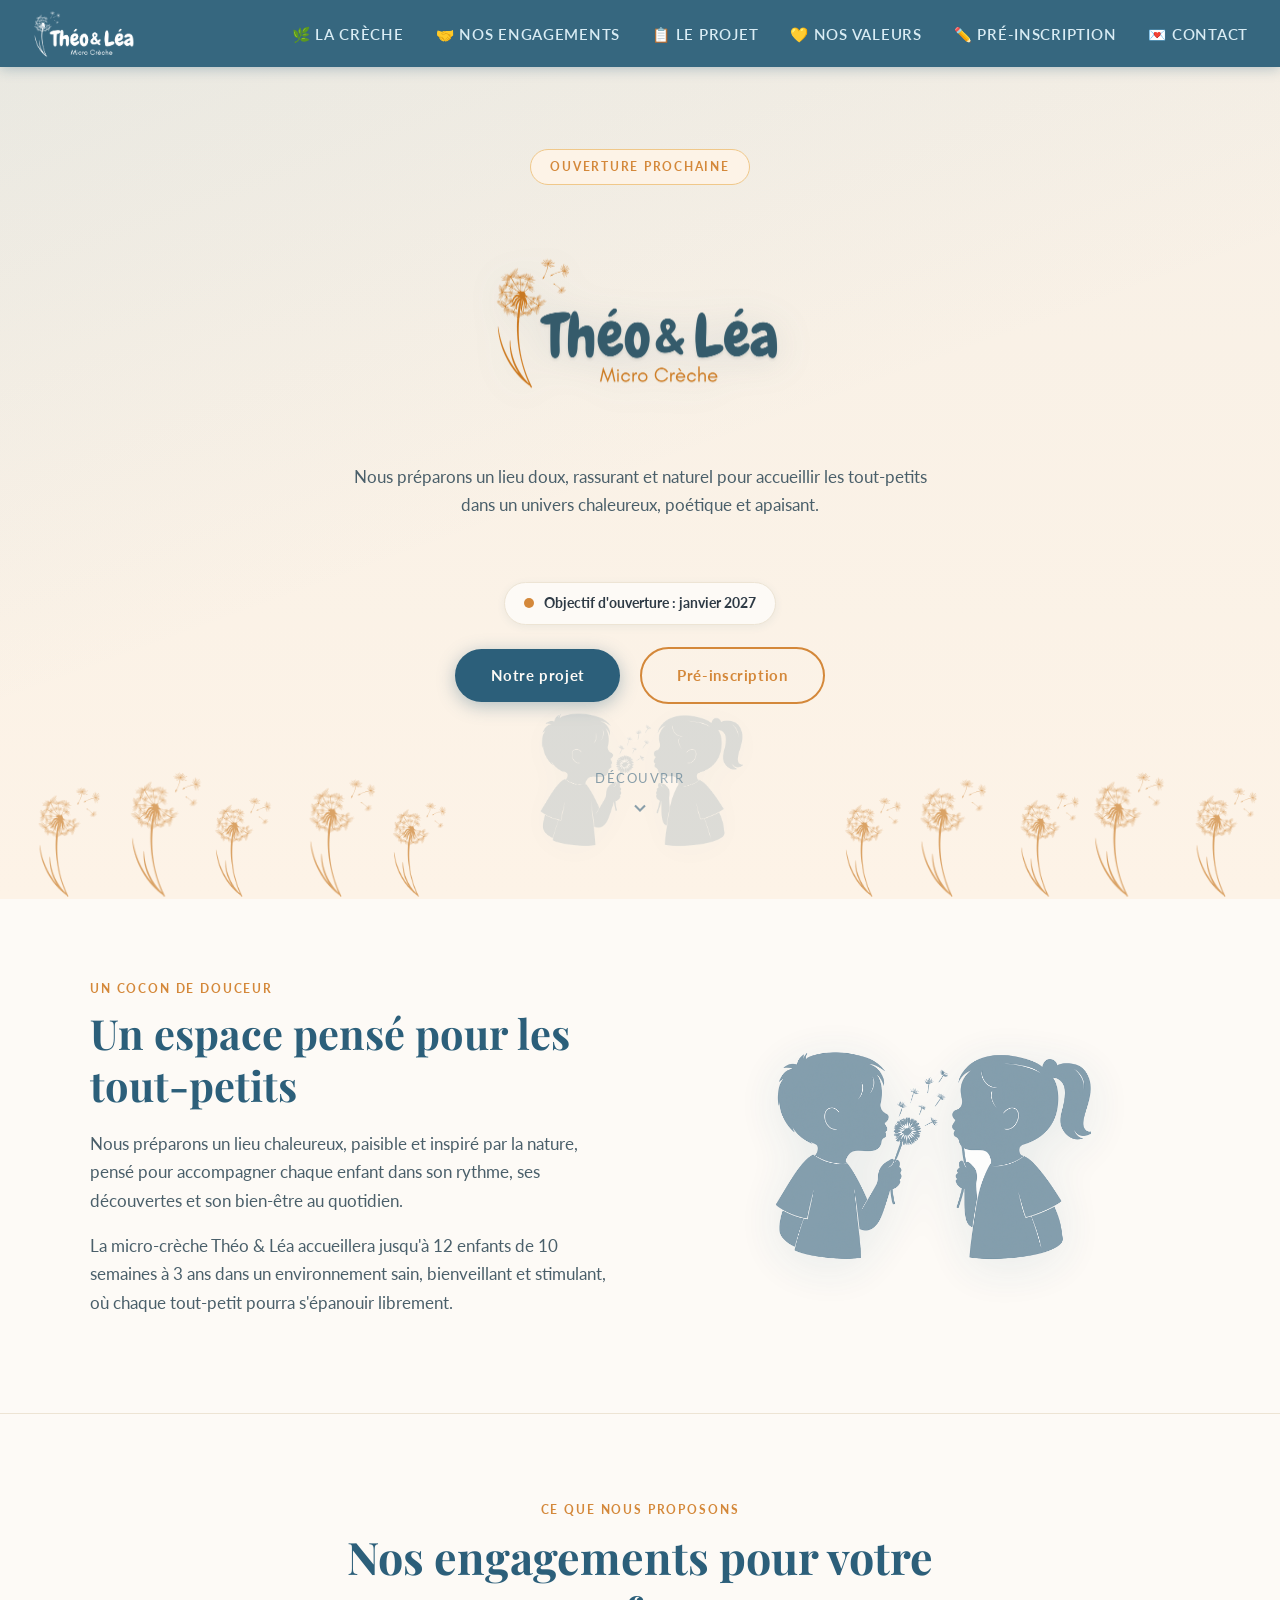
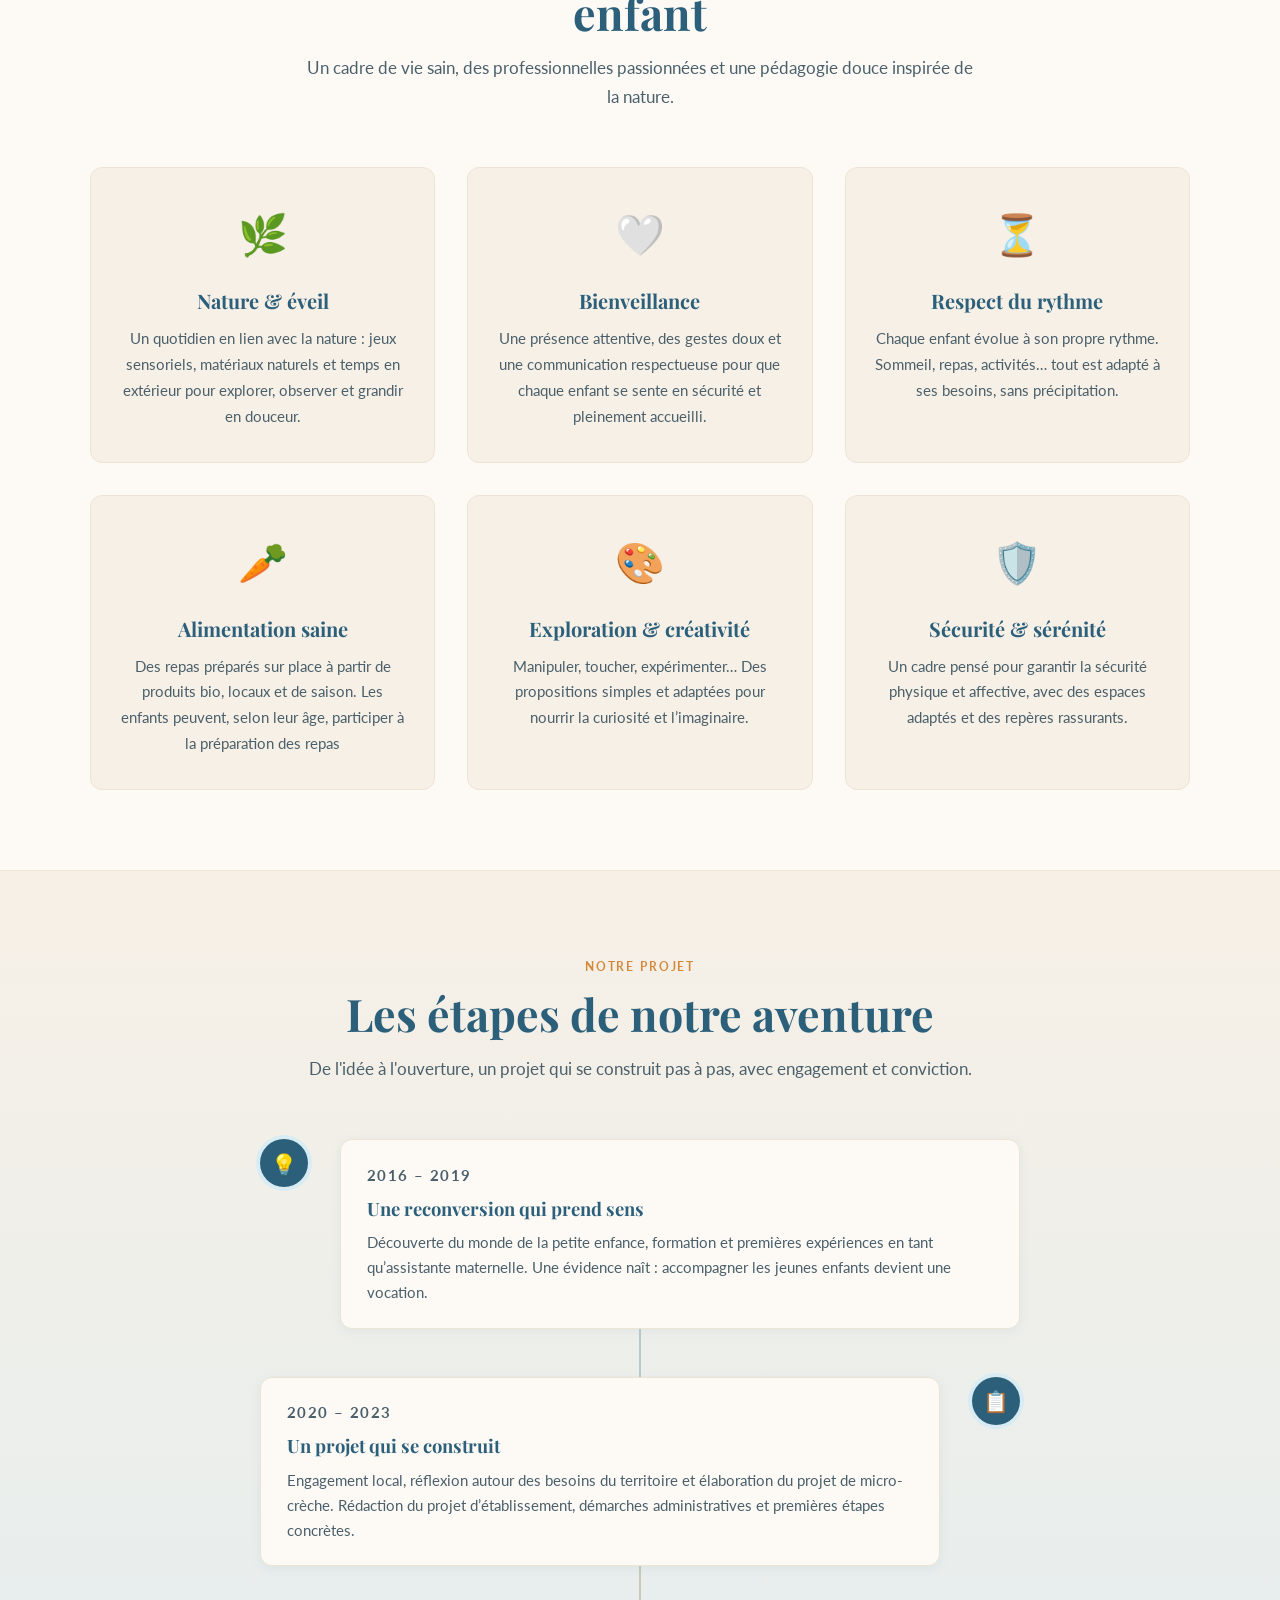
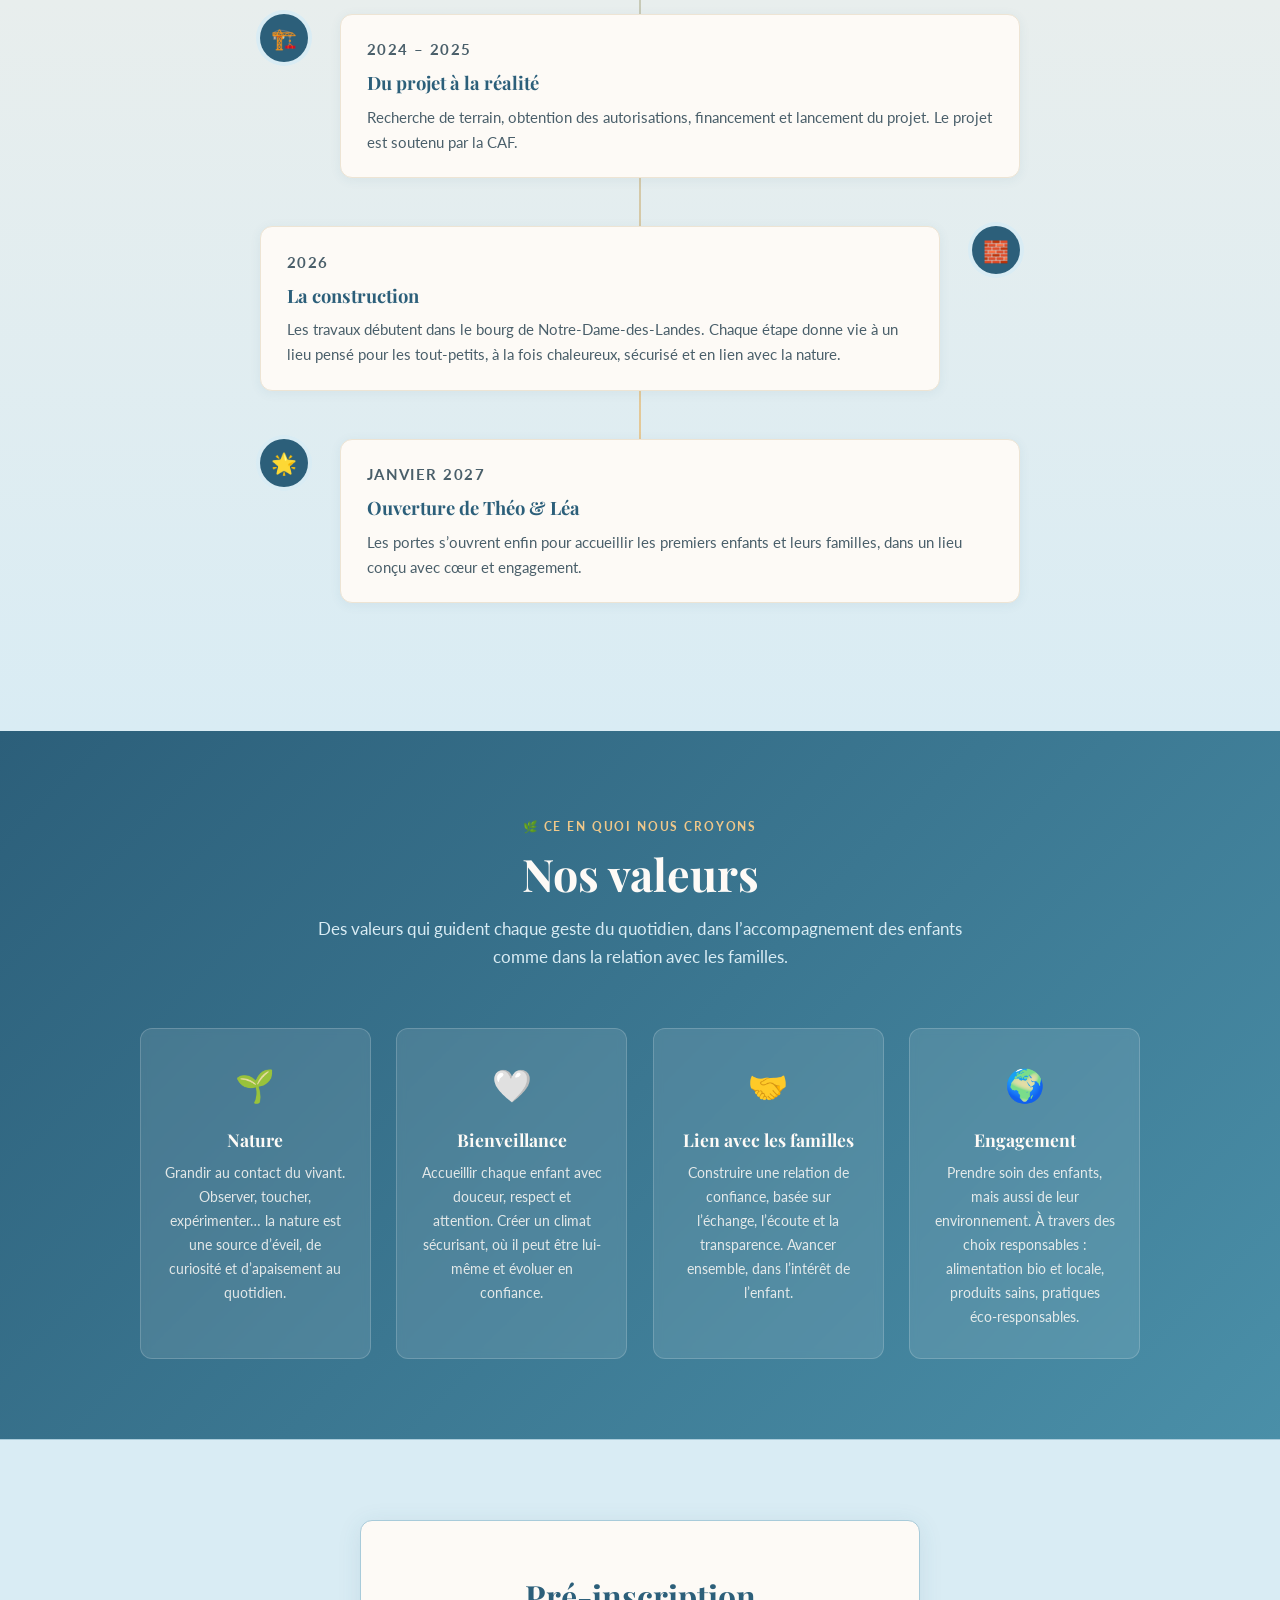
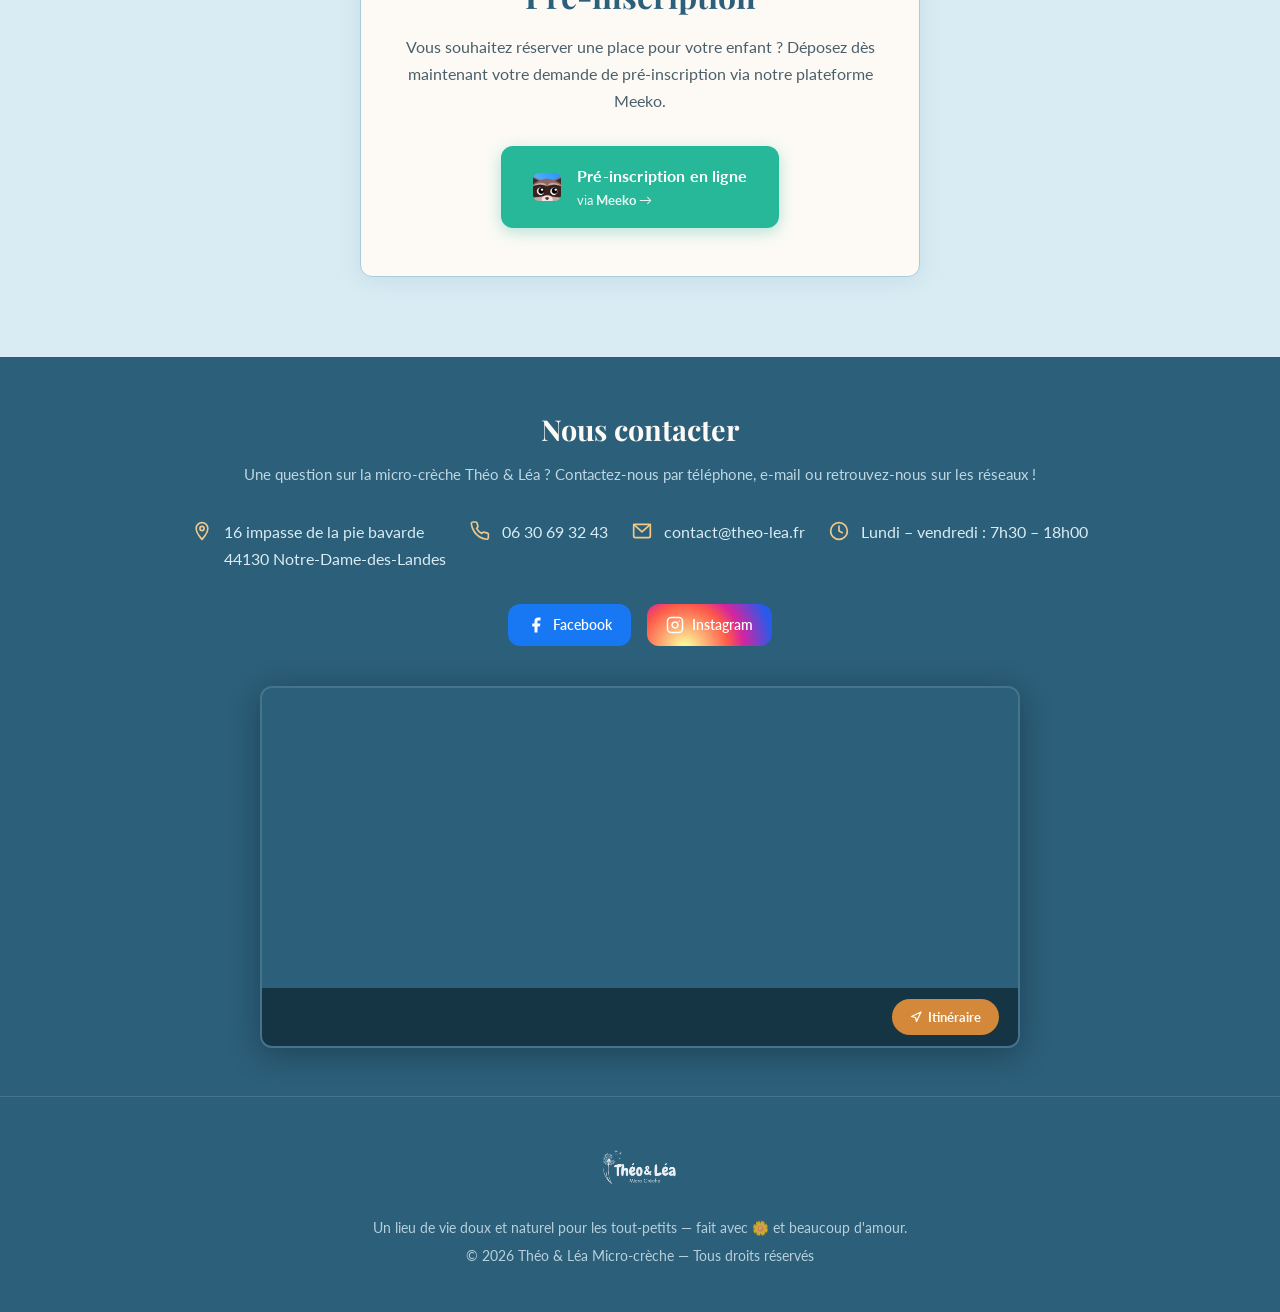
<file: index.html>
<!DOCTYPE html>
<html lang="fr">
<head>
  <meta charset="UTF-8" />
  <meta name="viewport" content="width=device-width, initial-scale=1.0" />
  <meta name="description" content="Théo & Léa — Micro-crèche à Notre-Dame-des-Landes. Ouverture janvier 2027. Un lieu doux, naturel et bienveillant pour accueillir les tout-petits (10 semaines – 3 ans)." />
  <title>Théo &amp; Léa — Micro-crèche à Notre-Dame-des-Landes</title>

  <!-- Open Graph / Facebook -->
  <meta property="og:type" content="website" />
  <meta property="og:url" content="https://theo-lea.fr/" />
  <meta property="og:title" content="Théo & Léa — Micro-crèche à Notre-Dame-des-Landes" />
  <meta property="og:description" content="Ouverture janvier 2027 — Un cocon de douceur pour les tout-petits (10 semaines – 3 ans). Nature, bienveillance et alimentation bio locale." />
  <meta property="og:image" content="https://theo-lea.fr/assets/logo-hd.png" />
  <meta property="og:image:alt" content="Logo Théo &amp; Léa Micro-crèche" />
  <meta property="og:locale" content="fr_FR" />
  <meta property="og:site_name" content="Théo &amp; Léa Micro-crèche" />

  <!-- Twitter Card -->
  <meta name="twitter:card" content="summary_large_image" />
  <meta name="twitter:title" content="Théo & Léa — Micro-crèche à Notre-Dame-des-Landes" />
  <meta name="twitter:description" content="Ouverture janvier 2027 — Un cocon de douceur pour les tout-petits. Nature, bienveillance et alimentation bio locale." />
  <meta name="twitter:image" content="https://theo-lea.fr/assets/logo-hd.png" />

  <!-- Canonical -->
  <link rel="canonical" href="https://theo-lea.fr/" />
  <link rel="sitemap" type="application/xml" title="Sitemap" href="/sitemap.xml" />

  <!-- Google Fonts -->
  <link rel="preconnect" href="https://fonts.googleapis.com" />
  <link rel="preconnect" href="https://fonts.gstatic.com" crossorigin />
  <link
    href="https://fonts.googleapis.com/css2?family=Playfair+Display:ital,wght@0,400;0,700;1,400&family=Lato:wght@400;600;700&display=swap"
    rel="stylesheet"
  />

  <link rel="stylesheet" href="styles.css" />

  <!-- Favicon pissenlit -->
  <link rel="icon" type="image/x-icon" href="assets/favicon.ico" />
  <link rel="apple-touch-icon" sizes="180x180" href="assets/favicon-180.png" />

  <!-- Schema.org — ChildCare / LocalBusiness -->
  <script type="application/ld+json">
  {
    "@context": "https://schema.org",
    "@type": ["ChildCare", "LocalBusiness"],
    "name": "Théo & Léa Micro-crèche",
    "alternateName": "Micro-crèche Théo et Léa",
    "description": "Micro-crèche à Notre-Dame-des-Landes accueillant les enfants de 10 semaines à 3 ans dans un environnement doux, naturel et bienveillant. Ouverture prévue en janvier 2027.",
    "url": "https://theo-lea.fr/",
    "logo": "https://theo-lea.fr/assets/logo-hd.png",
    "image": "https://theo-lea.fr/assets/logo-hd.png",
    "telephone": "+33630693243",
    "email": "contact@theo-lea.fr",
    "address": {
      "@type": "PostalAddress",
      "streetAddress": "16 impasse de la pie bavarde",
      "addressLocality": "Notre-Dame-des-Landes",
      "postalCode": "44130",
      "addressCountry": "FR",
      "addressRegion": "Pays de la Loire"
    },
    "geo": {
      "@type": "GeoCoordinates",
      "latitude": 47.3801554,
      "longitude": -1.7081006
    },
    "openingHoursSpecification": [
      {
        "@type": "OpeningHoursSpecification",
        "dayOfWeek": ["Monday", "Tuesday", "Wednesday", "Thursday", "Friday"],
        "opens": "07:30",
        "closes": "18:30"
      }
    ],
    "sameAs": [
      "https://www.facebook.com/profile.php?id=61588872606051",
      "https://www.instagram.com/microcreche.theoetlea.nddl/"
    ],
    "priceRange": "€€",
    "currenciesAccepted": "EUR",
    "maximumAttendeeCapacity": 12,
    "areaServed": {
      "@type": "City",
      "name": "Notre-Dame-des-Landes"
    }
  }
  </script>

</head>
<body>

  <!-- ╔══════════════════════════════╗ -->
  <!-- ║  Navigation                  ║ -->
  <!-- ╚══════════════════════════════╝ -->
  <nav class="main-nav" aria-label="Navigation principale">
    <a href="#home" class="nav-logo-link">
      <img src="assets/logo.png" alt="Théo &amp; Léa Micro-crèche" class="nav-logo-img" />
    </a>
    <button class="nav-toggle" type="button" aria-expanded="false" aria-controls="main-nav-links" aria-label="Ouvrir le menu de navigation">
      <span class="nav-toggle-line" aria-hidden="true"></span>
      <span class="nav-toggle-line" aria-hidden="true"></span>
      <span class="nav-toggle-line" aria-hidden="true"></span>
    </button>
    <ul class="nav-links" id="main-nav-links">
      <li><a href="#creche">🌿 La crèche</a></li>
      <li><a href="#engagements">🤝 Nos engagements</a></li>
      <li><a href="#projet">📋 Le projet</a></li>
      <!-- <li><a href="#equipe">👩‍👧‍👦 Équipe</a></li> -->
      <li><a href="#valeurs">💛 Nos valeurs</a></li>
      <li><a href="#inscription">✏️ Pré-inscription</a></li>
      <li><a href="#contact">💌 Contact</a></li>
    </ul>
  </nav>

  <!-- ╔══════════════════════════════╗ -->
  <!-- ║  Hero                        ║ -->
  <!-- ╚══════════════════════════════╝ -->
  <header class="hero" id="home">

    <!-- Pissenlits décoratifs (style logo : tige courbée, feuilles, graines envolées) -->
    <div class="hero-dandelions" aria-hidden="true">
      <img src="assets/pissenlit-logo.png" alt="" class="deco-pissenlit deco-p1" />
      <img src="assets/pissenlit-logo.png" alt="" class="deco-pissenlit deco-p2" />
      <img src="assets/pissenlit-logo.png" alt="" class="deco-pissenlit deco-p3" />
      <img src="assets/pissenlit-logo.png" alt="" class="deco-pissenlit deco-p4" />
      <img src="assets/pissenlit-logo.png" alt="" class="deco-pissenlit deco-p5" />
      <img src="assets/pissenlit-logo.png" alt="" class="deco-pissenlit deco-p6" />
      <img src="assets/pissenlit-logo.png" alt="" class="deco-pissenlit deco-p7" />
      <img src="assets/pissenlit-logo.png" alt="" class="deco-pissenlit deco-p8" />
      <img src="assets/pissenlit-logo.png" alt="" class="deco-pissenlit deco-p9" />
      <img src="assets/pissenlit-logo.png" alt="" class="deco-pissenlit deco-p10" />
    </div>

    <!-- Illustration enfants décorative -->
    <img src="assets/enfants.png" alt="" class="hero-enfants-img" aria-hidden="true" />

    <span class="hero-badge">Ouverture prochaine</span>
    <h1 class="sr-only">Théo &amp; Léa — Micro-crèche</h1>
    <img src="assets/logo-hd.png" alt="Théo &amp; Léa — Micro-crèche" class="hero-logo-img" />
    <p class="hero-desc">
      Nous préparons un lieu doux, rassurant et naturel pour accueillir les tout-petits
      dans un univers chaleureux, poétique et apaisant.
    </p>
    <div class="opening-badge">
      <span class="opening-dot" aria-hidden="true"></span>
      <strong>Objectif d'ouverture : janvier 2027</strong>
    </div>
    <div>
      <a href="#creche" class="btn btn-primary">Notre projet</a>
      <a href="#inscription" class="btn btn-secondary">Pré-inscription</a>
    </div>
    <div class="hero-scroll" aria-hidden="true">
      <span>Découvrir</span>
      <svg width="20" height="20" viewBox="0 0 24 24" fill="none" stroke="currentColor" stroke-width="2.5">
        <polyline points="6 9 12 15 18 9"/>
      </svg>
    </div>
  </header>

  <!-- ╔══════════════════════════════╗ -->
  <!-- ║  Un cocon de douceur         ║ -->
  <!-- ╚══════════════════════════════╝ -->
  <section class="creche" id="creche">
    <div class="creche-inner">
      <div class="creche-text">
        <span class="section-tag">Un cocon de douceur</span>
        <h2>Un espace pensé pour les tout-petits</h2>
        <p>
          Nous préparons un lieu chaleureux, paisible et inspiré par la nature, pensé pour accompagner
          chaque enfant dans son rythme, ses découvertes et son bien-être au quotidien.
        </p>
        <p>
          La micro-crèche Théo &amp; Léa accueillera jusqu'à 12 enfants de 10 semaines à 3 ans dans un
          environnement sain, bienveillant et stimulant, où chaque tout-petit pourra s'épanouir librement.
        </p>
      </div>
      <div class="creche-visual">
        <img src="assets/enfants.png" alt="Deux enfants soufflant un pissenlit" class="enfants-img" />
      </div>
    </div>
  </section>

  <!-- ╔══════════════════════════════╗ -->
  <!-- ║  Nos engagements             ║ -->
  <!-- ╚══════════════════════════════╝ -->
  <section class="about" id="engagements">
    <div class="section-header">
      <span class="section-tag">Ce que nous proposons</span>
      <h2>Nos engagements pour votre enfant</h2>
      <p>Un cadre de vie sain, des professionnelles passionnées et une pédagogie douce inspirée de la nature.</p>
    </div>
    <div class="about-grid">
      <article class="card">
        <span class="card-icon">🌿</span>
        <h3>Nature &amp; éveil</h3>
        <p>Un quotidien en lien avec la nature : jeux sensoriels, matériaux naturels et temps en extérieur pour explorer, observer et grandir en douceur.</p>
      </article>
      <article class="card">
        <span class="card-icon">🤍</span>
        <h3>Bienveillance</h3>
        <p>Une présence attentive, des gestes doux et une communication respectueuse pour que chaque enfant se sente en sécurité et pleinement accueilli.</p>
      </article>
      <article class="card">
        <span class="card-icon">⏳</span>
        <h3>Respect du rythme</h3>
        <p>Chaque enfant évolue à son propre rythme. Sommeil, repas, activités… tout est adapté à ses besoins, sans précipitation.</p>
      </article>
      <article class="card">
        <span class="card-icon">🥕</span>
        <h3>Alimentation saine</h3>
        <p>Des repas préparés sur place à partir de produits bio, locaux et de saison. Les enfants peuvent, selon leur âge, participer à la préparation des repas</p>
      </article>
      <article class="card">
        <span class="card-icon">🎨</span>
        <h3>Exploration &amp; créativité</h3>
        <p>Manipuler, toucher, expérimenter… Des propositions simples et adaptées pour nourrir la curiosité et l’imaginaire.</p>
      </article>
      <article class="card">
        <span class="card-icon">🛡️</span>
        <h3>Sécurité &amp; sérénité</h3>
        <p>Un cadre pensé pour garantir la sécurité physique et affective, avec des espaces adaptés et des repères rassurants.</p>
      </article>
    </div>
  </section>

  <!-- ╔══════════════════════════════╗ -->
  <!-- ║  Le projet / Timeline        ║ -->
  <!-- ╚══════════════════════════════╝ -->
  <section class="story" id="projet">
    <div class="section-header">
      <span class="section-tag">Notre projet</span>
      <h2>Les étapes de notre aventure</h2>
      <p>De l'idée à l'ouverture, un projet qui se construit pas à pas, avec engagement et conviction.</p>
    </div>
    <div class="timeline" aria-label="Frise chronologique du projet">
      <div class="timeline-item">
        <div class="timeline-dot" aria-hidden="true">💡</div>
        <div class="timeline-content">
          <p class="timeline-year">2016 – 2019</p>
          <h3>Une reconversion qui prend sens</h3>
          <p>Découverte du monde de la petite enfance, formation et premières expériences en tant qu’assistante maternelle. Une évidence naît : accompagner les jeunes enfants devient une vocation.</p>
        </div>
      </div>
      <div class="timeline-item">
        <div class="timeline-dot" aria-hidden="true">📋</div>
        <div class="timeline-content">
          <p class="timeline-year">2020 – 2023</p>
          <h3>Un projet qui se construit</h3>
          <p>Engagement local, réflexion autour des besoins du territoire et élaboration du projet de micro-crèche. Rédaction du projet d’établissement, démarches administratives et premières étapes concrètes.</p>
        </div>
      </div>
      <div class="timeline-item">
        <div class="timeline-dot" aria-hidden="true">🏗️</div>
        <div class="timeline-content">
          <p class="timeline-year">2024 – 2025</p>
          <h3>Du projet à la réalité</h3>
          <p>Recherche de terrain, obtention des autorisations, financement et lancement du projet. Le projet est soutenu par la CAF.</p>
        </div>
      </div>
      <div class="timeline-item">
        <div class="timeline-dot" aria-hidden="true">🧱</div>
        <div class="timeline-content">
          <p class="timeline-year">2026</p>
          <h3>La construction</h3>
          <p>Les travaux débutent dans le bourg de Notre-Dame-des-Landes. Chaque étape donne vie à un lieu pensé pour les tout-petits, à la fois chaleureux, sécurisé et en lien avec la nature.</p>
        </div>
      </div>
      <div class="timeline-item">
        <div class="timeline-dot" aria-hidden="true">🌟</div>
        <div class="timeline-content">
          <p class="timeline-year">Janvier 2027</p>
          <h3>Ouverture de Théo &amp; Léa</h3>
          <p>Les portes s’ouvrent enfin pour accueillir les premiers enfants et leurs familles, dans un lieu conçu avec cœur et engagement.</p>
        </div>
      </div>
    </div>
  </section>

  <!-- ╔══════════════════════════════╗ -->
  <!-- ║  Notre futur espace          ║ -->
  <!-- ╚══════════════════════════════╝ -->
  <!--
  <section class="gallery" id="espace">
    <div class="section-header">
      <span class="section-tag">Notre futur espace</span>
    </div>
    <div class="gallery-grid" aria-label="Aperçu des espaces de la crèche">
      <figure class="gallery-item">
        <img src="assets/espace-salle-jeux.jpg" alt="Espace de motricité libre pour bébés et tout-petits en micro-crèche" loading="lazy" />
        <figcaption>Motricité &amp; jeux d’éveil <span>(10 semaines – 3 ans)</span></figcaption>
      </figure>
      <figure class="gallery-item">
        <img src="assets/espace-coin-repas.jpg" alt="Coin repas pour la diversification alimentaire et les repas accompagnés des tout-petits" loading="lazy" />
        <figcaption>Repas accompagnés <span>(autonomie progressive)</span></figcaption>
      </figure>
      <figure class="gallery-item">
        <img src="assets/espace-repos.jpg" alt="Espace sieste avec couchages adaptés au rythme de chaque bébé et jeune enfant" loading="lazy" />
        <figcaption>Sieste &amp; repos <span>(respect du rythme)</span></figcaption>
      </figure>
      <figure class="gallery-item">
        <img src="assets/espace-exterieur.jpg" alt="Jardin d’exploration sensorielle et jeux extérieurs pour enfants de moins de 3 ans" loading="lazy" />
        <figcaption>Exploration extérieure <span>(nature &amp; sensoriel)</span></figcaption>
      </figure>
      <figure class="gallery-item">
        <img src="assets/espace-lecture-calme.jpg" alt="Coin lecture et langage pour les temps calmes des bébés et tout-petits" loading="lazy" />
        <figcaption>Lecture &amp; langage <span>(temps calme)</span></figcaption>
      </figure>
      <figure class="gallery-item">
        <img src="assets/espace-activite-manuelle.jpg" alt="Activités de manipulation adaptées aux tout-petits : peinture, transvasement et découverte" loading="lazy" />
        <figcaption>Manipulation &amp; créativité <span>(découvertes guidées)</span></figcaption>
      </figure>
    </div>
  </section>
  -->

  <!-- ╔══════════════════════════════╗ -->
  <!-- ║  Équipe                      ║ -->
  <!-- ╚══════════════════════════════╝ -->
  <!--
  <section class="team" id="equipe">
    <div class="section-header">
      <span class="section-tag">L’équipe</span>
      <h2>Une équipe à taille humaine</h2>
      <p>Deux professionnelles de la petite enfance accompagnent votre enfant au quotidien, avec douceur, attention et cohérence éducative.</p>
    </div>
    <div class="about-grid" aria-label="Présentation de l'équipe">
      <article class="card">
        <span class="card-icon">🌼</span>
        <h3>Direction &amp; accompagnement</h3>
        <p>Référente du projet Théo &amp; Léa, présente auprès des familles et des enfants pour assurer un accueil sécurisé, individualisé et bienveillant.</p>
      </article>
      <article class="card">
        <span class="card-icon">🧸</span>
        <h3>Professionnelle petite enfance</h3>
        <p>Co-référente au quotidien, elle anime les temps d’éveil, accompagne les routines et veille au respect du rythme de chaque tout-petit.</p>
      </article>
    </div>
  </section>
  -->

  <!-- ╔══════════════════════════════╗ -->
  <!-- ║  Nos valeurs                 ║ -->
  <!-- ╚══════════════════════════════╝ -->
  <section class="values" id="valeurs">
    <div class="section-header">
      <span class="section-tag">🌿 Ce en quoi nous croyons</span>
      <h2>Nos valeurs</h2>
      <p>Des valeurs qui guident chaque geste du quotidien, dans l’accompagnement des enfants comme dans la relation avec les familles.</p>
    </div>
    <div class="values-grid">
      <div class="value-card">
        <span class="icon">🌱</span>
        <h3>Nature</h3>
        <p>Grandir au contact du vivant. Observer, toucher, expérimenter… la nature est une source d’éveil, de curiosité et d’apaisement au quotidien.</p>
      </div>
      <div class="value-card">
        <span class="icon">🤍</span>
        <h3>Bienveillance</h3>
        <p>Accueillir chaque enfant avec douceur, respect et attention. Créer un climat sécurisant, où il peut être lui-même et évoluer en confiance.</p>
      </div>
      <div class="value-card">
        <span class="icon">🤝</span>
        <h3>Lien avec les familles</h3>
        <p>Construire une relation de confiance, basée sur l’échange, l’écoute et la transparence. Avancer ensemble, dans l’intérêt de l’enfant.</p>
      </div>
      <div class="value-card">
        <span class="icon">🌍</span>
        <h3>Engagement</h3>
        <p>Prendre soin des enfants, mais aussi de leur environnement. À travers des choix responsables : alimentation bio et locale, produits sains, pratiques éco-responsables.</p>
      </div>
    </div>
  </section>

  <!-- ╔══════════════════════════════╗ -->
  <!-- ║  Pré-inscription             ║ -->
  <!-- ╚══════════════════════════════╝ -->
  <section class="inscription" id="inscription">
    <div class="inscription-wrapper">
      <h2>Pré-inscription</h2>
      <p>Vous souhaitez réserver une place pour votre enfant ? Déposez dès maintenant votre demande de pré-inscription via notre plateforme Meeko.</p>

      <a href="https://theo-lea.meeko.site/iframe/registration/one" target="_blank" rel="noopener noreferrer" class="meeko-cta">
        <img src="assets/meeko-favicon.png" alt="" class="meeko-favicon" aria-hidden="true" />
        <span class="meeko-cta-text">
          <span class="meeko-cta-label">Pré-inscription en ligne</span>
          <span class="meeko-cta-sub">via <strong>Meeko</strong> →</span>
        </span>
      </a>
    </div>
  </section>

  <!-- ╔══════════════════════════════╗ -->
  <!-- ║  Footer                      ║ -->
  <!-- ╚══════════════════════════════╝ -->
  <footer>

    <!-- Nous contacter (pleine largeur) -->
    <div class="footer-contact" id="contact">
      <h2 class="footer-contact-title">Nous contacter</h2>
      <p class="footer-contact-desc">Une question sur la micro-crèche Théo &amp; Léa ? Contactez-nous par téléphone, e-mail ou retrouvez-nous sur les réseaux !</p>

      <div class="footer-contact-row">
        <ul class="contact-info">
          <li>
            <svg class="contact-icon" viewBox="0 0 24 24" fill="none" stroke="currentColor" stroke-width="2" stroke-linecap="round" stroke-linejoin="round" aria-hidden="true"><path d="M12 2C8.13 2 5 5.13 5 9c0 5.25 7 13 7 13s7-7.75 7-13c0-3.87-3.13-7-7-7z"/><circle cx="12" cy="9" r="2.5"/></svg>
            <a href="https://www.google.fr/maps/@47.3801554,-1.7081006,112m/data=!3m1!1e3" target="_blank" rel="noopener noreferrer" class="contact-address-link">
              16 impasse de la pie bavarde<br/>44130 Notre-Dame-des-Landes
            </a>
          </li>
          <li>
            <svg class="contact-icon" viewBox="0 0 24 24" fill="none" stroke="currentColor" stroke-width="2" stroke-linecap="round" stroke-linejoin="round" aria-hidden="true"><path d="M22 16.92v3a2 2 0 0 1-2.18 2 19.79 19.79 0 0 1-8.63-3.07A19.5 19.5 0 0 1 4.69 12a19.79 19.79 0 0 1-3.07-8.67A2 2 0 0 1 3.6 1.18h3a2 2 0 0 1 2 1.72 12.84 12.84 0 0 0 .7 2.81 2 2 0 0 1-.45 2.11L7.91 8.76a16 16 0 0 0 6.16 6.16l.95-.94a2 2 0 0 1 2.11-.45 12.84 12.84 0 0 0 2.81.7A2 2 0 0 1 22 16.92z"/></svg>
            <a href="tel:+33630693243">06 30 69 32 43</a>
          </li>
          <li>
            <svg class="contact-icon" viewBox="0 0 24 24" fill="none" stroke="currentColor" stroke-width="2" stroke-linecap="round" stroke-linejoin="round" aria-hidden="true"><rect x="2" y="4" width="20" height="16" rx="2"/><polyline points="2,4 12,13 22,4"/></svg>
            <a href="mailto:contact@theo-lea.fr">contact@theo-lea.fr</a>
          </li>
          <li>
            <svg class="contact-icon" viewBox="0 0 24 24" fill="none" stroke="currentColor" stroke-width="2" stroke-linecap="round" stroke-linejoin="round" aria-hidden="true"><circle cx="12" cy="12" r="10"/><polyline points="12,6 12,12 16,14"/></svg>
            <span>Lundi – vendredi : 7h30 – 18h00</span>
          </li>
        </ul>

        <div class="contact-social">
          <a href="https://www.facebook.com/profile.php?id=61588872606051" target="_blank" rel="noopener noreferrer" class="social-link social-link--facebook" aria-label="Notre page Facebook">
            <svg class="social-icon" viewBox="0 0 24 24" fill="currentColor" aria-hidden="true"><path d="M18 2h-3a5 5 0 0 0-5 5v3H7v4h3v8h4v-8h3l1-4h-4V7a1 1 0 0 1 1-1h3z"/></svg>
            <span>Facebook</span>
          </a>
          <a href="https://www.instagram.com/microcreche.theoetlea.nddl/" target="_blank" rel="noopener noreferrer" class="social-link social-link--instagram" aria-label="Notre compte Instagram">
            <svg class="social-icon" viewBox="0 0 24 24" fill="none" stroke="currentColor" stroke-width="2" stroke-linecap="round" stroke-linejoin="round" aria-hidden="true"><rect x="2" y="2" width="20" height="20" rx="5" ry="5"/><path d="M16 11.37A4 4 0 1 1 12.63 8 4 4 0 0 1 16 11.37z"/><line x1="17.5" y1="6.5" x2="17.51" y2="6.5"/></svg>
            <span>Instagram</span>
          </a>
        </div>
      </div>

      <!-- Plan d'accès OpenStreetMap -->
      <div class="contact-map">
        <div class="contact-map-card">
          <div class="contact-map-iframe-wrap">
            <iframe
              title="Plan d'accès — Micro-crèche Théo &amp; Léa"
              src="https://www.openstreetmap.org/export/embed.html?bbox=-1.7261006%2C47.3671554%2C-1.6901006%2C47.3931554&amp;layer=mapnik&amp;marker=47.3801554%2C-1.7081006"
              loading="lazy"
              allowfullscreen
              aria-label="OpenStreetMap — 16 impasse de la pie bavarde, 44130 Notre-Dame-des-Landes"
            ></iframe>
          </div>
          <div class="contact-map-footer">
            <a href="https://maps.app.goo.gl/wj4LN1q17Dayy9ZQ6" target="_blank" rel="noopener noreferrer" class="contact-map-btn">
              <svg width="12" height="12" viewBox="0 0 24 24" fill="none" stroke="currentColor" stroke-width="2.5" stroke-linecap="round" stroke-linejoin="round" aria-hidden="true"><polygon points="3,11 22,2 13,21 11,13"/></svg>
              Itinéraire
            </a>
          </div>
        </div>
      </div>
    </div>

    <!-- Bas du footer -->
    <div class="footer-bottom">
      <a href="#home" class="footer-logo-link" aria-label="Retour à l'accueil">
        <img src="assets/logo-hd.png" alt="Théo &amp; Léa Micro-crèche" class="footer-logo-img" />
      </a>
      <p>Un lieu de vie doux et naturel pour les tout-petits &mdash; fait avec 🌼 et beaucoup d'amour.</p>
      <p>© <span id="year"></span> Théo &amp; Léa Micro-crèche — Tous droits réservés</p>
    </div>
  </footer>

  <script>
    document.getElementById('year').textContent = new Date().getFullYear();

    const navToggle = document.querySelector('.nav-toggle');
    const navLinks = document.querySelector('.nav-links');
    const navLinkItems = document.querySelectorAll('.nav-links a');
    const navigation = document.querySelector('.main-nav');

    if (navToggle && navLinks && navigation) {
      const openLabel = 'Ouvrir le menu de navigation';
      const closeLabel = 'Fermer le menu de navigation';

      const closeMenu = () => {
        navLinks.classList.remove('nav-links--open');
        navToggle.setAttribute('aria-expanded', 'false');
        navToggle.setAttribute('aria-label', openLabel);
      };

      navToggle.addEventListener('click', () => {
        const isOpen = navLinks.classList.toggle('nav-links--open');
        navToggle.setAttribute('aria-expanded', isOpen ? 'true' : 'false');
        navToggle.setAttribute('aria-label', isOpen ? closeLabel : openLabel);
      });

      navLinkItems.forEach((link) => {
        link.addEventListener('click', closeMenu);
      });

      document.addEventListener('click', (event) => {
        if (navLinks.classList.contains('nav-links--open') && !navigation.contains(event.target)) {
          closeMenu();
        }
      });

      document.addEventListener('keydown', (event) => {
        if (event.key === 'Escape' && navLinks.classList.contains('nav-links--open')) {
          closeMenu();
          navToggle.focus();
        }
      });
    }
  </script>

</body>
</html>
</file>
<file: styles.css>
/* ============================================================
   Théo & Léa — Micro-crèche
   Couleurs : teal doux + ambre chaud (pissenlit)
   ============================================================ */

/* ── Variables ───────────────────────────────────────────── */
:root {
  /* Bleus / teal */
  --blue-dark:   #2C5F7A;
  --blue-mid:    #4A8FA8;
  --blue-light:  #A8CBDA;
  --blue-pale:   #D9ECF4;

  /* Ambre / pissenlit (couleur logo) */
  --orange:      #D4883A;
  --orange-mid:  #C4986A;
  --orange-light:#F0C88A;
  --orange-pale: #FDF3E7;

  /* Crème / fond */
  --sand-light:  #EDE4D4;
  --sand-pale:   #F7F0E6;

  /* Neutres */
  --white:       #FDFAF6;
  --text-dark:   #2E3A45;
  --text-mid:    #4A5F6A;
  --text-light:  #8A9FAA;

  /* Typographie */
  --font-serif:  'Playfair Display', Georgia, serif;
  --font-sans:   'Lato', 'Helvetica Neue', Arial, sans-serif;

  /* Espacements */
  --section-pad: 5rem 2rem;
  --radius:      0.75rem;
  --radius-sm:   0.4rem;
  --nav-height:  68px;

  /* Réseaux sociaux */
  --gradient-instagram: radial-gradient(circle at 30% 107%, #fdf497 0%, #fdf497 5%, #fd5949 45%, #d6249f 60%, #285AEB 90%);
}

/* ── Reset & base ────────────────────────────────────────── */
*, *::before, *::after { box-sizing: border-box; margin: 0; padding: 0; }

html { scroll-behavior: smooth; font-size: 16px; }

body {
  background-color: var(--sand-pale);
  color: var(--text-dark);
  font-family: var(--font-sans);
  line-height: 1.7;
}

img { max-width: 100%; display: block; }

a { color: var(--blue-mid); text-decoration: none; }
a:hover { color: var(--blue-dark); text-decoration: underline; }

/* ── Navigation ──────────────────────────────────────────── */
nav {
  position: sticky;
  top: 0;
  z-index: 100;
  background: rgba(44, 95, 122, 0.95);
  backdrop-filter: blur(6px);
  padding: 0.6rem 2rem;
  display: flex;
  justify-content: space-between;
  align-items: center;
  box-shadow: 0 2px 12px rgba(44, 95, 122, 0.3);
}

.nav-logo-link {
  display: flex;
  align-items: center;
  text-decoration: none;
}

.nav-logo-img {
  height: 48px;
  width: auto;
  filter: brightness(0) invert(1);
}

.nav-links {
  list-style: none;
  display: flex;
  gap: 2rem;
}

.nav-links a {
  color: var(--blue-pale);
  font-size: 0.92rem;
  letter-spacing: 0.05em;
  text-transform: uppercase;
  font-weight: 600;
  transition: color 0.2s;
}

.nav-links a:hover { color: var(--orange-light); text-decoration: none; }

.nav-toggle {
  display: none;
  border: 1px solid rgba(168, 203, 218, 0.55);
  background: rgba(44, 95, 122, 0.35);
  border-radius: var(--radius-sm);
  padding: 0.45rem;
  cursor: pointer;
}

.nav-toggle-line {
  display: block;
  width: 20px;
  height: 2px;
  border-radius: 2px;
  background: var(--blue-pale);
}

/* ── Hero ────────────────────────────────────────────────── */
.hero {
  min-height: calc(100vh - var(--nav-height));
  display: flex;
  flex-direction: column;
  justify-content: center;
  align-items: center;
  text-align: center;
  padding: 4rem 2rem;
  position: relative;
  overflow: hidden;
  background: linear-gradient(160deg, rgba(74, 143, 168, 0.08) 0%, transparent 50%),
              linear-gradient(to bottom, var(--sand-pale) 0%, var(--orange-pale) 100%);
}

#home {
  scroll-margin-top: var(--nav-height);
}

/* ── Pissenlits décoratifs ───────────────────────────────── */
.hero-dandelions {
  position: absolute;
  inset: 0;
  pointer-events: none;
  overflow: hidden;
}

.deco-pissenlit {
  position: absolute;
  color: var(--orange);
  opacity: 0.65;
}

/* ── Balancement doux des tiges (5 animations distinctes) ── */
@keyframes sway-a {
  0%, 100% { transform: rotate(-1.5deg); }
  50%       { transform: rotate(2deg);   }
}

@keyframes sway-b {
  0%, 100% { transform: rotate(2deg);   }
  50%       { transform: rotate(-1deg);  }
}

@keyframes sway-c {
  0%        { transform: rotate(-0.5deg); }
  33%       { transform: rotate(2.5deg);  }
  66%       { transform: rotate(-1.5deg); }
  100%      { transform: rotate(-0.5deg); }
}

@keyframes sway-d {
  0%, 100% { transform: rotate(-2deg);   }
  40%      { transform: rotate(3deg);    }
  70%      { transform: rotate(-0.5deg); }
}

@keyframes sway-e {
  0%, 100% { transform: rotate(0.5deg);  }
  25%      { transform: rotate(2.5deg);  }
  75%      { transform: rotate(-2.5deg); }
}

.deco-pissenlit { transform-origin: bottom center; }

/* ── 10 pissenlits répartis sur les bords ── */
.deco-p1  { width: 110px; bottom: 0; left:  1%;  animation: sway-a 6.5s 0.0s ease-in-out infinite; }
.deco-p2  { width: 125px; bottom: 0; left:  8%;  animation: sway-c 8.0s 1.2s ease-in-out infinite; }
.deco-p3  { width: 100px; bottom: 0; left: 15%;  animation: sway-b 7.2s 0.6s ease-in-out infinite; }
.deco-p4  { width: 118px; bottom: 0; left: 22%;  animation: sway-e 5.8s 2.0s ease-in-out infinite; }
.deco-p5  { width: 95px;  bottom: 0; left: 29%;  animation: sway-d 7.8s 0.4s ease-in-out infinite; }
.deco-p6  { width: 100px; bottom: 0; right: 28%; animation: sway-c 6.8s 1.6s ease-in-out infinite; }
.deco-p7  { width: 118px; bottom: 0; right: 21%; animation: sway-a 7.5s 0.9s ease-in-out infinite; }
.deco-p8  { width: 105px; bottom: 0; right: 14%; animation: sway-e 6.2s 2.3s ease-in-out infinite; }
.deco-p9  { width: 125px; bottom: 0; right:  7%; animation: sway-b 8.5s 0.2s ease-in-out infinite; }
.deco-p10 { width: 110px; bottom: 0; right:  0%; animation: sway-d 7.0s 1.8s ease-in-out infinite; }

.deco-p1,
.deco-p2,
.deco-p3,
.deco-p4,
.deco-p5,
.deco-p6,
.deco-p7,
.deco-p8,
.deco-p9,
.deco-p10 {
  bottom: 2px;
}


/* ── Hero logos ──────────────────────────────────────────── */
.hero-logo-img {
  width: clamp(180px, 36vw, 300px);
  height: auto;
  margin-bottom: 1.6rem;
  filter: drop-shadow(0 4px 18px rgba(44, 95, 122, 0.14));
}

.hero-enfants-img {
  position: absolute;
  left: 50%;
  transform: translateX(-50%);
  bottom: 5%;
  width: clamp(110px, 16vw, 230px);
  opacity: 0.22;
  pointer-events: none;
  filter: drop-shadow(0 4px 16px rgba(44, 95, 122, 0.1));
}

.sr-only {
  position: absolute;
  width: 1px; height: 1px;
  padding: 0; margin: -1px;
  overflow: hidden;
  clip: rect(0 0 0 0);
  white-space: nowrap;
  border: 0;
}

.hero-badge {
  display: inline-block;
  background: var(--orange-pale);
  color: var(--orange);
  font-size: 0.78rem;
  font-weight: 700;
  letter-spacing: 0.14em;
  text-transform: uppercase;
  padding: 0.4rem 1.2rem;
  border-radius: 2rem;
  margin-bottom: 1.5rem;
  border: 1px solid var(--orange-light);
}

.hero h1 {
  font-family: var(--font-serif);
  font-size: clamp(2.8rem, 8vw, 5.5rem);
  color: var(--blue-dark);
  line-height: 1.15;
  margin-bottom: 0.6rem;
}

.hero h1 span { color: var(--orange); }


.hero-desc {
  max-width: 600px;
  font-size: 1.05rem;
  color: var(--text-mid);
  margin-bottom: 2.5rem;
}

.btn {
  display: inline-block;
  padding: 0.85rem 2.2rem;
  border-radius: 2rem;
  font-weight: 700;
  font-size: 0.95rem;
  letter-spacing: 0.04em;
  transition: transform 0.18s, box-shadow 0.18s;
  cursor: pointer;
  border: none;
}

.btn:hover { transform: translateY(-2px); text-decoration: none; }

.btn-primary {
  background: var(--blue-dark);
  color: var(--white);
  box-shadow: 0 4px 18px rgba(44, 95, 122, 0.35);
}

.btn-primary:hover {
  background: var(--blue-mid);
  color: var(--white);
  box-shadow: 0 6px 24px rgba(44, 95, 122, 0.45);
}

.btn-secondary {
  background: transparent;
  color: var(--orange);
  border: 2px solid var(--orange);
  margin-left: 1rem;
}

.btn-secondary:hover {
  background: var(--orange-pale);
  color: var(--orange);
}

/* ── Opening badge ───────────────────────────────────────── */
.opening-badge {
  display: inline-flex;
  align-items: center;
  gap: 0.6rem;
  background: var(--white);
  border: 1px solid var(--sand-light);
  border-radius: 2rem;
  padding: 0.5rem 1.2rem;
  font-size: 0.9rem;
  color: var(--text-dark);
  margin: 1.4rem 0;
  box-shadow: 0 2px 8px rgba(44, 95, 122, 0.07);
}

.opening-dot {
  display: inline-block;
  width: 10px;
  height: 10px;
  border-radius: 50%;
  background: var(--orange);
  flex-shrink: 0;
}

.soon-text {
  font-size: 0.9rem;
  color: var(--text-light);
  margin-top: 0.2rem;
}

.hero-scroll {
  margin-top: 4rem;
  font-size: 0.8rem;
  letter-spacing: 0.12em;
  text-transform: uppercase;
  color: var(--text-light);
  display: flex;
  flex-direction: column;
  align-items: center;
  gap: 0.5rem;
}

.hero-scroll svg { animation: bounce 1.8s infinite; }

@keyframes bounce {
  0%, 100% { transform: translateY(0); }
  50%       { transform: translateY(6px); }
}

/* ── Section generic ─────────────────────────────────────── */
section { padding: var(--section-pad); }

.section-header {
  text-align: center;
  max-width: 680px;
  margin: 0 auto 3.5rem;
}

.section-tag {
  display: inline-block;
  font-size: 0.72rem;
  font-weight: 700;
  letter-spacing: 0.16em;
  text-transform: uppercase;
  color: var(--orange);
  margin-bottom: 0.6rem;
}

.section-header h2 {
  font-family: var(--font-serif);
  font-size: clamp(1.8rem, 4vw, 2.8rem);
  color: var(--blue-dark);
  line-height: 1.25;
  margin-bottom: 0.8rem;
}

.section-header p {
  color: var(--text-mid);
  font-size: 1.05rem;
}

/* ── About ───────────────────────────────────────────────── */
.about {
  background: var(--white);
  border-top: 1px solid var(--sand-light);
  border-bottom: 1px solid var(--sand-light);
}

/* ── Crèche (cocon de douceur) ───────────────────────────── */
.creche {
  background: var(--white);
}

.creche-inner {
  max-width: 1100px;
  margin: 0 auto;
  display: grid;
  grid-template-columns: 1fr 1fr;
  gap: 4rem;
  align-items: center;
}

.creche-text .section-tag {
  display: block;
  margin-bottom: 0.5rem;
}

.creche-text h2 {
  font-family: var(--font-serif);
  font-size: clamp(1.8rem, 3.5vw, 2.6rem);
  color: var(--blue-dark);
  line-height: 1.25;
  margin-bottom: 1.2rem;
}

.creche-text p {
  color: var(--text-mid);
  font-size: 1.05rem;
  margin-bottom: 1rem;
}

.creche-visual {
  display: flex;
  justify-content: center;
  align-items: center;
}

.enfants-img {
  max-width: 320px;
  width: 100%;
  opacity: 0.85;
  filter: drop-shadow(0 8px 24px rgba(44, 95, 122, 0.12));
}

.about-grid {
  display: grid;
  grid-template-columns: repeat(auto-fit, minmax(260px, 1fr));
  gap: 2rem;
  max-width: 1100px;
  margin: 0 auto;
}

.card {
  background: var(--sand-pale);
  border: 1px solid var(--sand-light);
  border-radius: var(--radius);
  padding: 2rem 1.8rem;
  text-align: center;
  transition: box-shadow 0.2s, transform 0.2s;
}

.card:hover {
  transform: translateY(-4px);
  box-shadow: 0 8px 32px rgba(44, 95, 122, 0.12);
}

.card-icon {
  font-size: 2.5rem;
  margin-bottom: 1rem;
  display: block;
}

.card h3 {
  font-family: var(--font-serif);
  font-size: 1.25rem;
  color: var(--blue-dark);
  margin-bottom: 0.5rem;
}

.card p { color: var(--text-mid); font-size: 0.95rem; }

/* ── Notre histoire / Timeline ───────────────────────────── */
.story {
  background:
    linear-gradient(to bottom, var(--sand-pale) 0%, var(--blue-pale) 100%);
}

.timeline {
  max-width: 760px;
  margin: 0 auto;
  position: relative;
}

.timeline::before {
  content: '';
  position: absolute;
  left: 50%;
  top: 0;
  bottom: 0;
  width: 2px;
  background: linear-gradient(to bottom, var(--blue-light), var(--orange-light));
  transform: translateX(-50%);
}

.timeline-item {
  display: flex;
  gap: 2rem;
  align-items: flex-start;
  margin-bottom: 3rem;
  position: relative;
}

.timeline-item:nth-child(even) { flex-direction: row-reverse; }

.timeline-dot {
  flex-shrink: 0;
  width: 48px;
  height: 48px;
  border-radius: 50%;
  background: var(--blue-dark);
  color: var(--white);
  display: flex;
  align-items: center;
  justify-content: center;
  font-size: 1.3rem;
  position: relative;
  z-index: 1;
  box-shadow: 0 0 0 4px var(--blue-pale);
  margin: 0 auto;
}

.timeline-content {
  background: var(--white);
  border: 1px solid var(--sand-light);
  border-radius: var(--radius);
  padding: 1.4rem 1.6rem;
  flex: 1;
  box-shadow: 0 2px 12px rgba(44, 95, 122, 0.07);
}

.timeline-year {
  font-size: 0.78rem;
  font-weight: 700;
  letter-spacing: 0.1em;
  text-transform: uppercase;
  color: var(--orange);
  margin-bottom: 0.3rem;
}

.timeline-content h3 {
  font-family: var(--font-serif);
  font-size: 1.15rem;
  color: var(--blue-dark);
  margin-bottom: 0.4rem;
}

.timeline-content p { color: var(--text-mid); font-size: 0.92rem; }

/* ── Galerie ─────────────────────────────────────────────── */
.gallery { background: var(--white); }

.gallery-grid {
  max-width: 1100px;
  margin: 0 auto;
  display: grid;
  grid-template-columns: repeat(auto-fill, minmax(260px, 1fr));
  gap: 1.2rem;
}

.gallery-item {
  border-radius: var(--radius);
  overflow: hidden;
  aspect-ratio: 4/3;
  background: var(--sand-light);
  border: 1px solid var(--sand-light);
  transition: transform 0.2s, box-shadow 0.2s;
  display: flex;
  flex-direction: column;
}

.gallery-item:hover {
  transform: translateY(-4px);
  box-shadow: 0 10px 28px rgba(44, 95, 122, 0.14);
}

.gallery-item img {
  width: 100%;
  height: 100%;
  object-fit: cover;
  flex: 1;
}

.gallery-item figcaption {
  padding: 0.7rem 0.9rem;
  font-size: 0.85rem;
  color: var(--text-dark);
  background: var(--white);
  border-top: 1px solid var(--sand-light);
}

.gallery-item figcaption span {
  color: var(--text-light);
  font-size: 0.78rem;
}

/* ── Équipe ────────────────────────────────────────────────── */
.team {
  background: var(--white);
  border-top: 1px solid var(--sand-light);
}

/* ── Valeurs ─────────────────────────────────────────────── */
.values {
  background:
    linear-gradient(135deg, var(--blue-dark) 0%, var(--blue-mid) 100%);
  color: var(--white);
}

.values .section-tag { color: var(--orange-light); }
.values .section-header h2 { color: var(--white); }
.values .section-header p { color: var(--blue-pale); }

.values-grid {
  max-width: 1000px;
  margin: 0 auto;
  display: grid;
  grid-template-columns: repeat(auto-fit, minmax(220px, 1fr));
  gap: 1.6rem;
}

.value-card {
  background: rgba(255,255,255,0.1);
  border: 1px solid rgba(255,255,255,0.18);
  border-radius: var(--radius);
  padding: 1.8rem 1.5rem;
  text-align: center;
  backdrop-filter: blur(4px);
}

.value-card .icon { font-size: 2rem; margin-bottom: 0.8rem; display: block; }
.value-card h3 { font-family: var(--font-serif); font-size: 1.1rem; margin-bottom: 0.4rem; }
.value-card p { font-size: 0.88rem; opacity: 0.85; }

/* ── Contact ─────────────────────────────────────────────── */
/* (section contact déplacée dans le footer) */

/* ── Inscription ─────────────────────────────────────────── */
.inscription {
  background: var(--blue-pale);
  text-align: center;
  border-top: 1px solid var(--blue-light);
}

.inscription-wrapper {
  max-width: 560px;
  margin: 0 auto;
  background: var(--white);
  border: 1px solid var(--blue-light);
  border-radius: var(--radius);
  padding: 3rem 2.5rem;
  box-shadow: 0 4px 24px rgba(44, 95, 122, 0.1);
}

.inscription-wrapper h2 {
  font-family: var(--font-serif);
  font-size: 2rem;
  color: var(--blue-dark);
  margin-bottom: 0.6rem;
}

.inscription-wrapper p {
  color: var(--text-mid);
  margin-bottom: 2rem;
}


/* ── Contact info list ──────────────────────────────────── */
.contact-info {
  list-style: none;
  display: flex;
  flex-direction: column;
  gap: 0.9rem;
  margin-bottom: 2rem;
  text-align: left;
}

.contact-info li {
  display: flex;
  align-items: flex-start;
  gap: 0.75rem;
  color: var(--text-mid);
  font-size: 0.97rem;
}

.contact-icon {
  width: 20px;
  height: 20px;
  flex-shrink: 0;
  margin-top: 0.1em;
  color: var(--blue-mid);
}

.contact-info a {
  color: var(--blue-mid);
  text-decoration: none;
  transition: color 0.2s;
}

.contact-info a:hover { color: var(--blue-dark); text-decoration: underline; }

/* ── Social links ────────────────────────────────────────── */
.contact-social {
  display: flex;
  justify-content: center;
  gap: 1rem;
  margin-bottom: 2rem;
  flex-wrap: wrap;
}

.social-link {
  display: inline-flex;
  align-items: center;
  gap: 0.5rem;
  padding: 0.55rem 1.2rem;
  border-radius: var(--radius);
  font-size: 0.9rem;
  font-weight: 600;
  text-decoration: none;
  transition: background 0.2s, transform 0.15s;
}

.social-link:hover { transform: translateY(-2px); }

.social-icon {
  width: 18px;
  height: 18px;
  flex-shrink: 0;
}

.social-link--facebook {
  background: #1877f2;
  color: #fff;
}

.social-link--facebook:hover { background: #0d65d8; }

.social-link--instagram {
  background: var(--gradient-instagram);
  color: #fff;
}

.social-link--instagram:hover { filter: brightness(1.1); }

/* ── Meeko CTA ────────────────────────────────────────────── */
.meeko-cta {
  display: inline-flex;
  align-items: center;
  gap: 1rem;
  background: #27b899;
  color: #fff;
  text-decoration: none;
  border-radius: var(--radius);
  padding: 1rem 2rem;
  transition: background 0.2s, transform 0.15s, box-shadow 0.2s;
  box-shadow: 0 4px 16px rgba(39, 184, 153, 0.35);
}

.meeko-cta:hover,
.meeko-cta:focus-visible {
  background: #1fa382;
  transform: translateY(-2px);
  box-shadow: 0 8px 24px rgba(39, 184, 153, 0.4);
}

.meeko-favicon {
  width: 28px;
  height: 28px;
  border-radius: 6px;
  flex-shrink: 0;
}

.meeko-cta-text {
  display: flex;
  flex-direction: column;
  align-items: flex-start;
}

.meeko-cta-label {
  font-size: 1rem;
  font-weight: 700;
  letter-spacing: 0.01em;
}

.meeko-cta-sub {
  font-size: 0.82rem;
  opacity: 0.9;
}

/* ── Footer ──────────────────────────────────────────────── */
footer {
  background: var(--blue-dark);
  color: var(--blue-pale);
}

/* ── Footer contact (pleine largeur) ────────────────────── */
.footer-contact {
  padding: 3rem 2rem;
  border-bottom: 1px solid rgba(255,255,255,0.12);
  text-align: center;
}

.footer-contact-title {
  font-family: var(--font-serif);
  font-size: 1.8rem;
  color: var(--white);
  margin-bottom: 0.5rem;
}

.footer-contact-desc {
  color: var(--blue-pale);
  font-size: 0.95rem;
  margin-bottom: 2rem;
  opacity: 0.85;
}

.footer-contact-row {
  display: flex;
  flex-wrap: wrap;
  justify-content: center;
  align-items: center;
  gap: 2rem;
  max-width: 1100px;
  margin: 0 auto;
}

.footer-contact .contact-info {
  flex-direction: row;
  flex-wrap: wrap;
  justify-content: center;
  gap: 1.5rem;
  margin-bottom: 0;
}

.footer-contact .contact-info li { color: var(--blue-pale); }
.footer-contact .contact-icon { color: var(--orange-light); }
.footer-contact .contact-info a { color: var(--blue-pale); }
.footer-contact .contact-info a:hover { color: var(--white); text-decoration: underline; }
.footer-contact .contact-social { margin-bottom: 0; }

/* ── Footer bottom ───────────────────────────────────────── */
.footer-bottom {
  padding: 2.5rem 2rem;
  text-align: center;
}

.footer-logo-link { display: inline-block; }
.footer-logo-link:focus-visible { outline: 2px solid var(--orange-light); border-radius: 4px; }

.footer-logo-img {
  height: 60px;
  width: auto;
  margin: 0 auto 0.8rem;
  filter: brightness(0) invert(1);
  opacity: 0.9;
  transition: opacity 0.2s;
}
.footer-logo-link:hover .footer-logo-img { opacity: 1; }

.footer-bottom p { font-size: 0.85rem; opacity: 0.8; margin-bottom: 0.3rem; }

/* ── Contact address link ────────────────────────────────── */
.contact-address-link { color: var(--blue-pale); text-decoration: none; }
.contact-address-link:hover { color: var(--white); text-decoration: underline; }

/* ── Contact map ─────────────────────────────────────────── */
.contact-map {
  margin-top: 2.5rem;
}
.contact-map-card {
  max-width: 760px;
  margin: 0 auto;
  border-radius: var(--radius);
  overflow: hidden;
  box-shadow: 0 6px 32px rgba(0,0,0,0.3);
  border: 2px solid rgba(168, 203, 218, 0.2);
}
.contact-map-card iframe {
  width: 100%;
  height: 340px;
  border: none;
  display: block;
}
.contact-map-iframe-wrap {
  height: 300px;
  overflow: hidden;
  position: relative;
}
.contact-map-footer {
  display: flex;
  align-items: center;
  justify-content: flex-end;
  padding: 0.65rem 1.2rem;
  background: rgba(20, 50, 65, 0.92);
}
.contact-map-btn {
  display: inline-flex;
  align-items: center;
  gap: 0.4rem;
  padding: 0.45rem 1.1rem;
  background: var(--orange);
  color: var(--white);
  border-radius: 999px;
  font-size: 0.82rem;
  font-weight: 700;
  text-decoration: none;
  white-space: nowrap;
  transition: background 0.2s;
}
.contact-map-btn svg { width: 12px; height: 12px; }
.contact-map-btn:hover { background: var(--blue-mid); color: var(--white); text-decoration: none; }

/* ── Responsive ──────────────────────────────────────────── */
@media (max-width: 768px) {
  nav {
    padding: 0.6rem 1rem;
    flex-wrap: wrap;
  }

  .nav-logo-img {
    height: 42px;
  }

  .nav-toggle {
    display: inline-flex;
    flex-direction: column;
    align-items: center;
    justify-content: center;
    gap: 0.25rem;
  }

  .nav-links {
    display: none;
    width: 100%;
    flex-direction: column;
    gap: 0.25rem;
    margin-top: 0.7rem;
    padding: 0.65rem;
    border-radius: var(--radius-sm);
    background: rgba(44, 95, 122, 0.96);
    box-shadow: 0 8px 18px rgba(44, 95, 122, 0.28);
  }

  .nav-links.nav-links--open {
    display: flex;
  }

  .nav-links a {
    display: block;
    padding: 0.5rem 0.45rem;
    font-size: 0.88rem;
  }

  .btn-secondary { margin-left: 0; margin-top: 0.8rem; }

  .creche-inner { grid-template-columns: 1fr; gap: 2rem; text-align: center; }
  .creche-visual { order: -1; }
  .enfants-img { max-width: 240px; }
  .opening-badge { justify-content: center; }

  .timeline::before { left: 24px; }

  .timeline-item,
  .timeline-item:nth-child(even) {
    flex-direction: column;
    padding-left: 4rem;
  }

  .timeline-dot { position: absolute; left: 0; }

  .about-grid { grid-template-columns: 1fr; }

  .hero-enfants-img { display: none; }

  .footer-contact .contact-info { flex-direction: column; }
  .footer-contact-row { flex-direction: column; gap: 1.5rem; }
}
</file>
